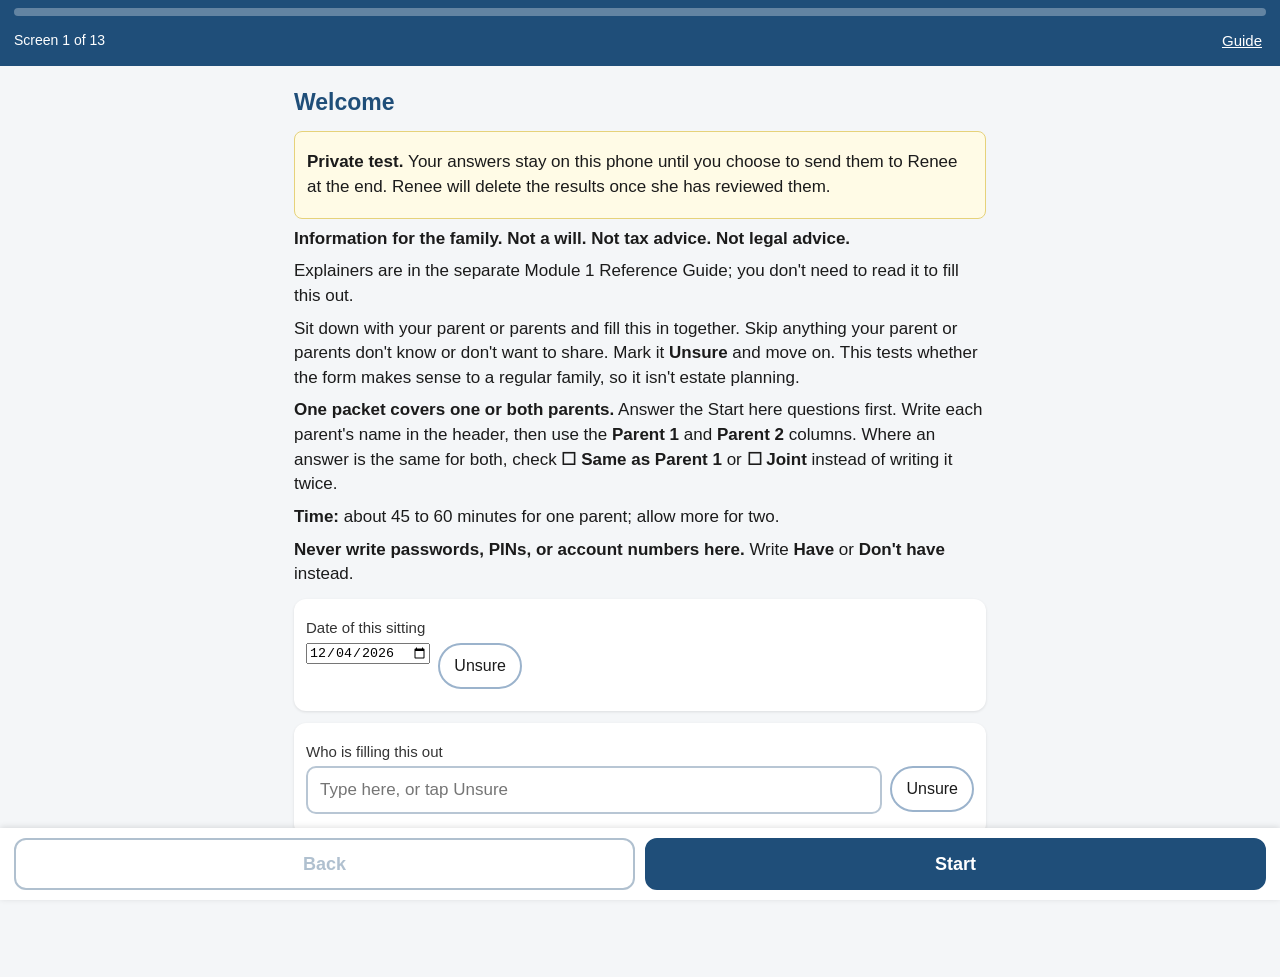
<file: index.html>
<!doctype html>
<html lang="en">
<head>
<meta charset="utf-8">
<meta name="viewport" content="width=device-width, initial-scale=1, viewport-fit=cover">
<meta name="robots" content="noindex, nofollow">
<meta name="referrer" content="no-referrer">
<meta http-equiv="Content-Security-Policy" content="default-src 'self'; img-src 'self' data:; style-src 'self'; script-src 'self'; connect-src 'none'; form-action 'none'; base-uri 'none'">
<meta name="apple-mobile-web-app-capable" content="yes">
<meta name="theme-color" content="#1f4e79">
<title>Module 1 planning-ahead (phone test)</title>
<link rel="manifest" href="manifest.webmanifest">
<link rel="icon" href="icon.svg">
<link rel="stylesheet" href="style.css">
</head>
<body>
<header id="top">
  <div class="bar"><div id="progress"></div></div>
  <div class="toprow"><span id="steplabel"></span><button id="guideBtn" class="link">Guide</button></div>
</header>
<main id="screen" tabindex="-1"></main>
<section id="guide" hidden>
  <div class="guidehead"><button id="guideBack" class="btn">&larr; Back to form</button></div>
  <div id="guideBody"></div>
</section>
<nav id="nav">
  <button id="backBtn" class="btn">Back</button>
  <button id="nextBtn" class="btn primary">Next</button>
</nav>
<div id="toast" role="status" aria-live="polite"></div>
<script src="data.js"></script>
<script src="app.js"></script>
</body>
</html>
</file>
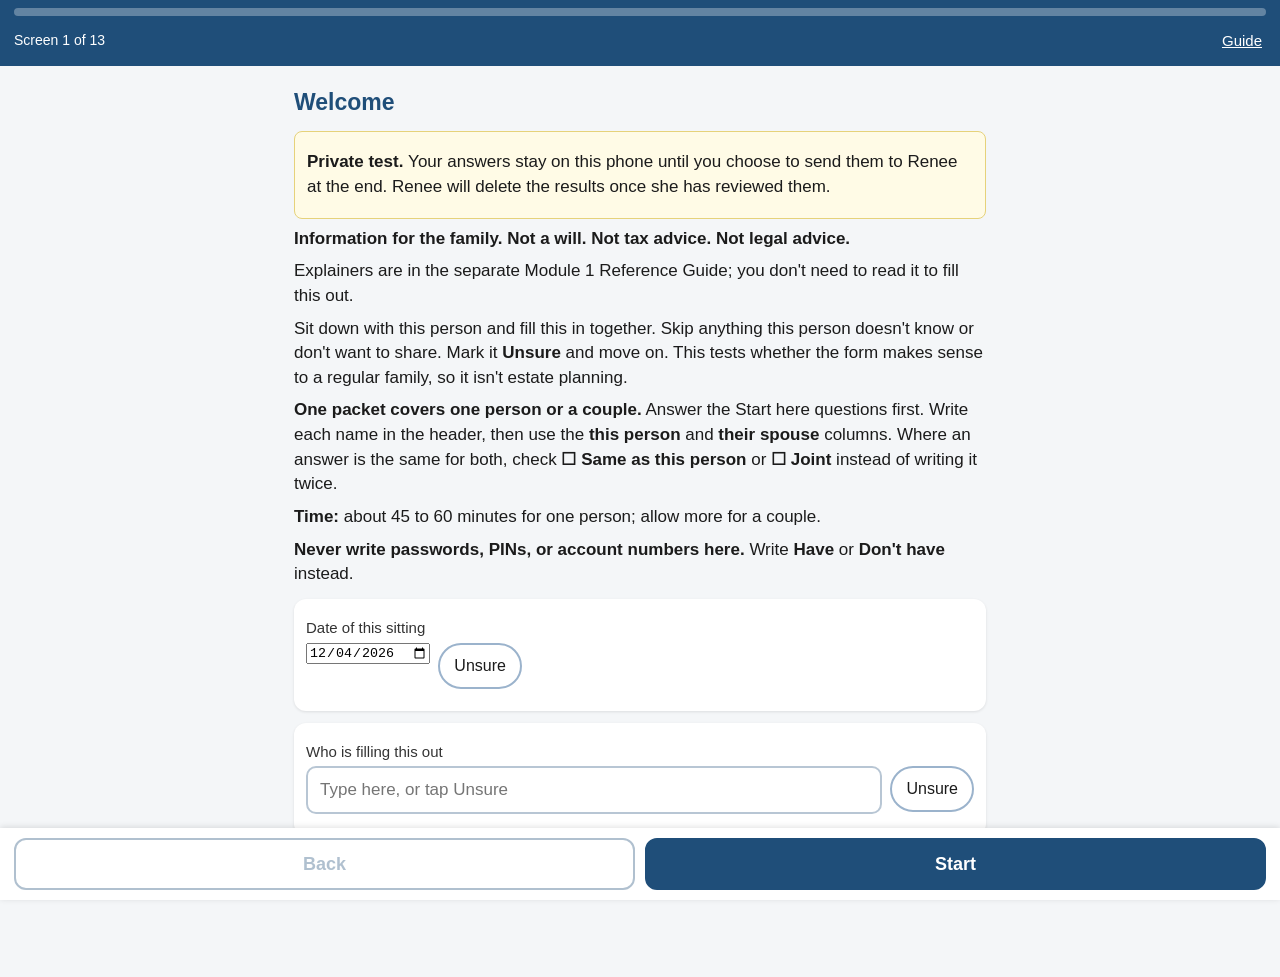
<file: aunt/index.html>
<!doctype html>
<html lang="en">
<head>
<meta charset="utf-8">
<meta name="viewport" content="width=device-width, initial-scale=1, viewport-fit=cover">
<meta name="robots" content="noindex, nofollow">
<meta name="referrer" content="no-referrer">
<meta http-equiv="Content-Security-Policy" content="default-src 'self'; img-src 'self' data:; style-src 'self'; script-src 'self'; connect-src 'none'; form-action 'none'; base-uri 'none'">
<meta name="apple-mobile-web-app-capable" content="yes">
<meta name="theme-color" content="#1f4e79">
<title>Module 1 planning-ahead (Mark - aunt test)</title>
<link rel="manifest" href="manifest.webmanifest">
<link rel="icon" href="icon.svg">
<link rel="stylesheet" href="style.css">
</head>
<body>
<header id="top">
  <div class="bar"><div id="progress"></div></div>
  <div class="toprow"><span id="steplabel"></span><button id="guideBtn" class="link">Guide</button></div>
</header>
<main id="screen" tabindex="-1"></main>
<section id="guide" hidden>
  <div class="guidehead"><button id="guideBack" class="btn">&larr; Back to form</button></div>
  <div id="guideBody"></div>
</section>
<nav id="nav">
  <button id="backBtn" class="btn">Back</button>
  <button id="nextBtn" class="btn primary">Next</button>
</nav>
<div id="toast" role="status" aria-live="polite"></div>
<script src="data.js"></script>
<script src="app.js"></script>
</body>
</html>
</file>
<file: style.css>
*{box-sizing:border-box}
html{-webkit-text-size-adjust:100%}
body{margin:0;font:17px/1.45 -apple-system,BlinkMacSystemFont,"Segoe UI",Roboto,Arial,sans-serif;color:#1b1b1b;background:#f4f6f8;padding-bottom:calc(88px + env(safe-area-inset-bottom))}
header{position:sticky;top:0;z-index:5;background:#1f4e79;color:#fff;padding:8px 14px 6px;padding-top:calc(8px + env(safe-area-inset-top))}
.bar{height:8px;background:rgba(255,255,255,.3);border-radius:4px;overflow:hidden}
#progress{height:100%;width:0;background:#9fd3ff;transition:width .3s}
.toprow{display:flex;justify-content:space-between;align-items:center;font-size:14px;margin-top:4px}
.link{background:none;border:0;color:#fff;text-decoration:underline;font-size:15px;min-height:40px;padding:0 4px}
main{padding:14px;max-width:720px;margin:0 auto;outline:none}
h1{font-size:23px;margin:6px 0 12px;color:#1f4e79}
h2{font-size:19px;margin:22px 0 8px;color:#1f4e79}
p{margin:8px 0}
.help{background:#e9f2fb;border-left:4px solid #1f4e79;padding:10px 12px;border-radius:6px}
.self{color:#555;font-style:italic}
.card{background:#fff;border-radius:12px;padding:12px;margin:12px 0;box-shadow:0 1px 3px rgba(0,0,0,.1)}
.q{font-weight:600;margin-bottom:6px}
.who{font-size:14px;font-weight:700;color:#fff;background:#4a6f94;display:inline-block;padding:2px 10px;border-radius:10px;margin:8px 0 4px}
.who.p2{background:#7a5a9a}
.part{margin:6px 0 10px}
.plabel{font-size:15px;color:#333;margin-bottom:4px}
.chips{display:flex;flex-wrap:wrap;gap:8px}
.chip{min-height:46px;min-width:56px;padding:8px 14px;border:2px solid #9bb3cc;background:#fff;border-radius:23px;font-size:16px;color:#1b1b1b}
.chip[aria-pressed=true]{background:#1f4e79;border-color:#1f4e79;color:#fff}
.chip.unsure[aria-pressed=true]{background:#8a6d00;border-color:#8a6d00}
.textrow{display:flex;gap:8px;align-items:flex-start}
input[type=text],input[type=tel],input[type=email],textarea{flex:1;width:100%;font-size:17px;padding:11px 12px;border:2px solid #b8c6d4;border-radius:10px;min-height:48px;background:#fff;font-family:inherit}
textarea{min-height:84px;resize:vertical}
input:focus,textarea:focus{border-color:#1f4e79;outline:none}
.textrow .chip{flex:none}
.short{margin:6px 0;border-style:dashed}
.short[aria-pressed=true]{background:#2e7d32;border-color:#2e7d32;color:#fff;border-style:solid}
.shortnote{color:#2e7d32;font-size:15px;margin:4px 0}
.warn{background:#fff4e5;border:1px solid #f0a33a;color:#7a4300;border-radius:8px;padding:8px 10px;font-size:15px;margin-top:6px}
.guidelink{display:inline-block;margin:4px 0 8px;min-height:44px;padding:10px 14px;border-radius:10px;border:2px solid #1f4e79;background:#fff;color:#1f4e79;font-size:16px;font-weight:600}
.note{background:#fffbe6;border:1px solid #e6d27a;border-radius:8px;padding:10px 12px}
nav{position:fixed;left:0;right:0;bottom:0;display:flex;gap:10px;padding:10px 14px calc(10px + env(safe-area-inset-bottom));background:#fff;box-shadow:0 -1px 6px rgba(0,0,0,.12);z-index:5}
.btn{flex:1;min-height:52px;font-size:18px;border-radius:12px;border:2px solid #1f4e79;background:#fff;color:#1f4e79;font-weight:600}
.btn.primary{background:#1f4e79;color:#fff}
.btn.big{display:block;width:100%;margin:10px 0}
.btn.danger{border-color:#b3261e;color:#b3261e}
.btn:disabled{opacity:.35}
#guide{position:fixed;inset:0;background:#fff;z-index:10;overflow-y:auto;padding:0 14px 40px}
.guidehead{position:sticky;top:0;background:#fff;padding:12px 0 8px;padding-top:calc(12px + env(safe-area-inset-top));border-bottom:1px solid #ddd}
#guideBody{max-width:720px;margin:0 auto}
#guideBody h2{scroll-margin-top:80px;border-top:3px solid #1f4e79;padding-top:12px}
#guideBody a{word-break:break-word}
#guideBody table{border-collapse:collapse;font-size:14px;display:block;overflow-x:auto}
#guideBody td,#guideBody th{border:1px solid #bbb;padding:5px}
.toc a{display:block;padding:10px 0;font-size:17px}
.sumtbl{width:100%;border-collapse:collapse;font-size:14px;background:#fff;table-layout:fixed}
.sumtbl th,.sumtbl td{border:1px solid #ccc;padding:6px;vertical-align:top;word-break:break-word}
.sumtbl th{background:#e9f2fb}
.sumtbl .sec td{background:#1f4e79;color:#fff;font-weight:700}
.sumtbl .rowq{background:#f7f7f7;font-weight:600}
.banner{background:#e8f5e9;border:1px solid #81c784;border-radius:10px;padding:12px;margin:10px 0}
#toast{position:fixed;left:50%;bottom:96px;transform:translateX(-50%);background:#333;color:#fff;padding:8px 14px;border-radius:18px;font-size:14px;opacity:0;transition:opacity .3s;pointer-events:none;z-index:20}
#toast.show{opacity:.92}
.saved{font-size:13px;color:#2e7d32}
a.btn{display:flex;align-items:center;justify-content:center;text-decoration:none;text-align:center}
.who{display:table}
.short{display:block}
</file>
<file: aunt/style.css>
*{box-sizing:border-box}
html{-webkit-text-size-adjust:100%}
body{margin:0;font:17px/1.45 -apple-system,BlinkMacSystemFont,"Segoe UI",Roboto,Arial,sans-serif;color:#1b1b1b;background:#f4f6f8;padding-bottom:calc(88px + env(safe-area-inset-bottom))}
header{position:sticky;top:0;z-index:5;background:#1f4e79;color:#fff;padding:8px 14px 6px;padding-top:calc(8px + env(safe-area-inset-top))}
.bar{height:8px;background:rgba(255,255,255,.3);border-radius:4px;overflow:hidden}
#progress{height:100%;width:0;background:#9fd3ff;transition:width .3s}
.toprow{display:flex;justify-content:space-between;align-items:center;font-size:14px;margin-top:4px}
.link{background:none;border:0;color:#fff;text-decoration:underline;font-size:15px;min-height:40px;padding:0 4px}
main{padding:14px;max-width:720px;margin:0 auto;outline:none}
h1{font-size:23px;margin:6px 0 12px;color:#1f4e79}
h2{font-size:19px;margin:22px 0 8px;color:#1f4e79}
p{margin:8px 0}
.help{background:#e9f2fb;border-left:4px solid #1f4e79;padding:10px 12px;border-radius:6px}
.self{color:#555;font-style:italic}
.card{background:#fff;border-radius:12px;padding:12px;margin:12px 0;box-shadow:0 1px 3px rgba(0,0,0,.1)}
.q{font-weight:600;margin-bottom:6px}
.who{font-size:14px;font-weight:700;color:#fff;background:#4a6f94;display:inline-block;padding:2px 10px;border-radius:10px;margin:8px 0 4px}
.who.p2{background:#7a5a9a}
.part{margin:6px 0 10px}
.plabel{font-size:15px;color:#333;margin-bottom:4px}
.chips{display:flex;flex-wrap:wrap;gap:8px}
.chip{min-height:46px;min-width:56px;padding:8px 14px;border:2px solid #9bb3cc;background:#fff;border-radius:23px;font-size:16px;color:#1b1b1b}
.chip[aria-pressed=true]{background:#1f4e79;border-color:#1f4e79;color:#fff}
.chip.unsure[aria-pressed=true]{background:#8a6d00;border-color:#8a6d00}
.textrow{display:flex;gap:8px;align-items:flex-start}
input[type=text],input[type=tel],input[type=email],textarea{flex:1;width:100%;font-size:17px;padding:11px 12px;border:2px solid #b8c6d4;border-radius:10px;min-height:48px;background:#fff;font-family:inherit}
textarea{min-height:84px;resize:vertical}
input:focus,textarea:focus{border-color:#1f4e79;outline:none}
.textrow .chip{flex:none}
.short{margin:6px 0;border-style:dashed}
.short[aria-pressed=true]{background:#2e7d32;border-color:#2e7d32;color:#fff;border-style:solid}
.shortnote{color:#2e7d32;font-size:15px;margin:4px 0}
.warn{background:#fff4e5;border:1px solid #f0a33a;color:#7a4300;border-radius:8px;padding:8px 10px;font-size:15px;margin-top:6px}
.guidelink{display:inline-block;margin:4px 0 8px;min-height:44px;padding:10px 14px;border-radius:10px;border:2px solid #1f4e79;background:#fff;color:#1f4e79;font-size:16px;font-weight:600}
.note{background:#fffbe6;border:1px solid #e6d27a;border-radius:8px;padding:10px 12px}
nav{position:fixed;left:0;right:0;bottom:0;display:flex;gap:10px;padding:10px 14px calc(10px + env(safe-area-inset-bottom));background:#fff;box-shadow:0 -1px 6px rgba(0,0,0,.12);z-index:5}
.btn{flex:1;min-height:52px;font-size:18px;border-radius:12px;border:2px solid #1f4e79;background:#fff;color:#1f4e79;font-weight:600}
.btn.primary{background:#1f4e79;color:#fff}
.btn.big{display:block;width:100%;margin:10px 0}
.btn.danger{border-color:#b3261e;color:#b3261e}
.btn:disabled{opacity:.35}
#guide{position:fixed;inset:0;background:#fff;z-index:10;overflow-y:auto;padding:0 14px 40px}
.guidehead{position:sticky;top:0;background:#fff;padding:12px 0 8px;padding-top:calc(12px + env(safe-area-inset-top));border-bottom:1px solid #ddd}
#guideBody{max-width:720px;margin:0 auto}
#guideBody h2{scroll-margin-top:80px;border-top:3px solid #1f4e79;padding-top:12px}
#guideBody a{word-break:break-word}
#guideBody table{border-collapse:collapse;font-size:14px;display:block;overflow-x:auto}
#guideBody td,#guideBody th{border:1px solid #bbb;padding:5px}
.toc a{display:block;padding:10px 0;font-size:17px}
.sumtbl{width:100%;border-collapse:collapse;font-size:14px;background:#fff;table-layout:fixed}
.sumtbl th,.sumtbl td{border:1px solid #ccc;padding:6px;vertical-align:top;word-break:break-word}
.sumtbl th{background:#e9f2fb}
.sumtbl .sec td{background:#1f4e79;color:#fff;font-weight:700}
.sumtbl .rowq{background:#f7f7f7;font-weight:600}
.banner{background:#e8f5e9;border:1px solid #81c784;border-radius:10px;padding:12px;margin:10px 0}
#toast{position:fixed;left:50%;bottom:96px;transform:translateX(-50%);background:#333;color:#fff;padding:8px 14px;border-radius:18px;font-size:14px;opacity:0;transition:opacity .3s;pointer-events:none;z-index:20}
#toast.show{opacity:.92}
.saved{font-size:13px;color:#2e7d32}
a.btn{display:flex;align-items:center;justify-content:center;text-decoration:none;text-align:center}
.who{display:table}
.short{display:block}
</file>
